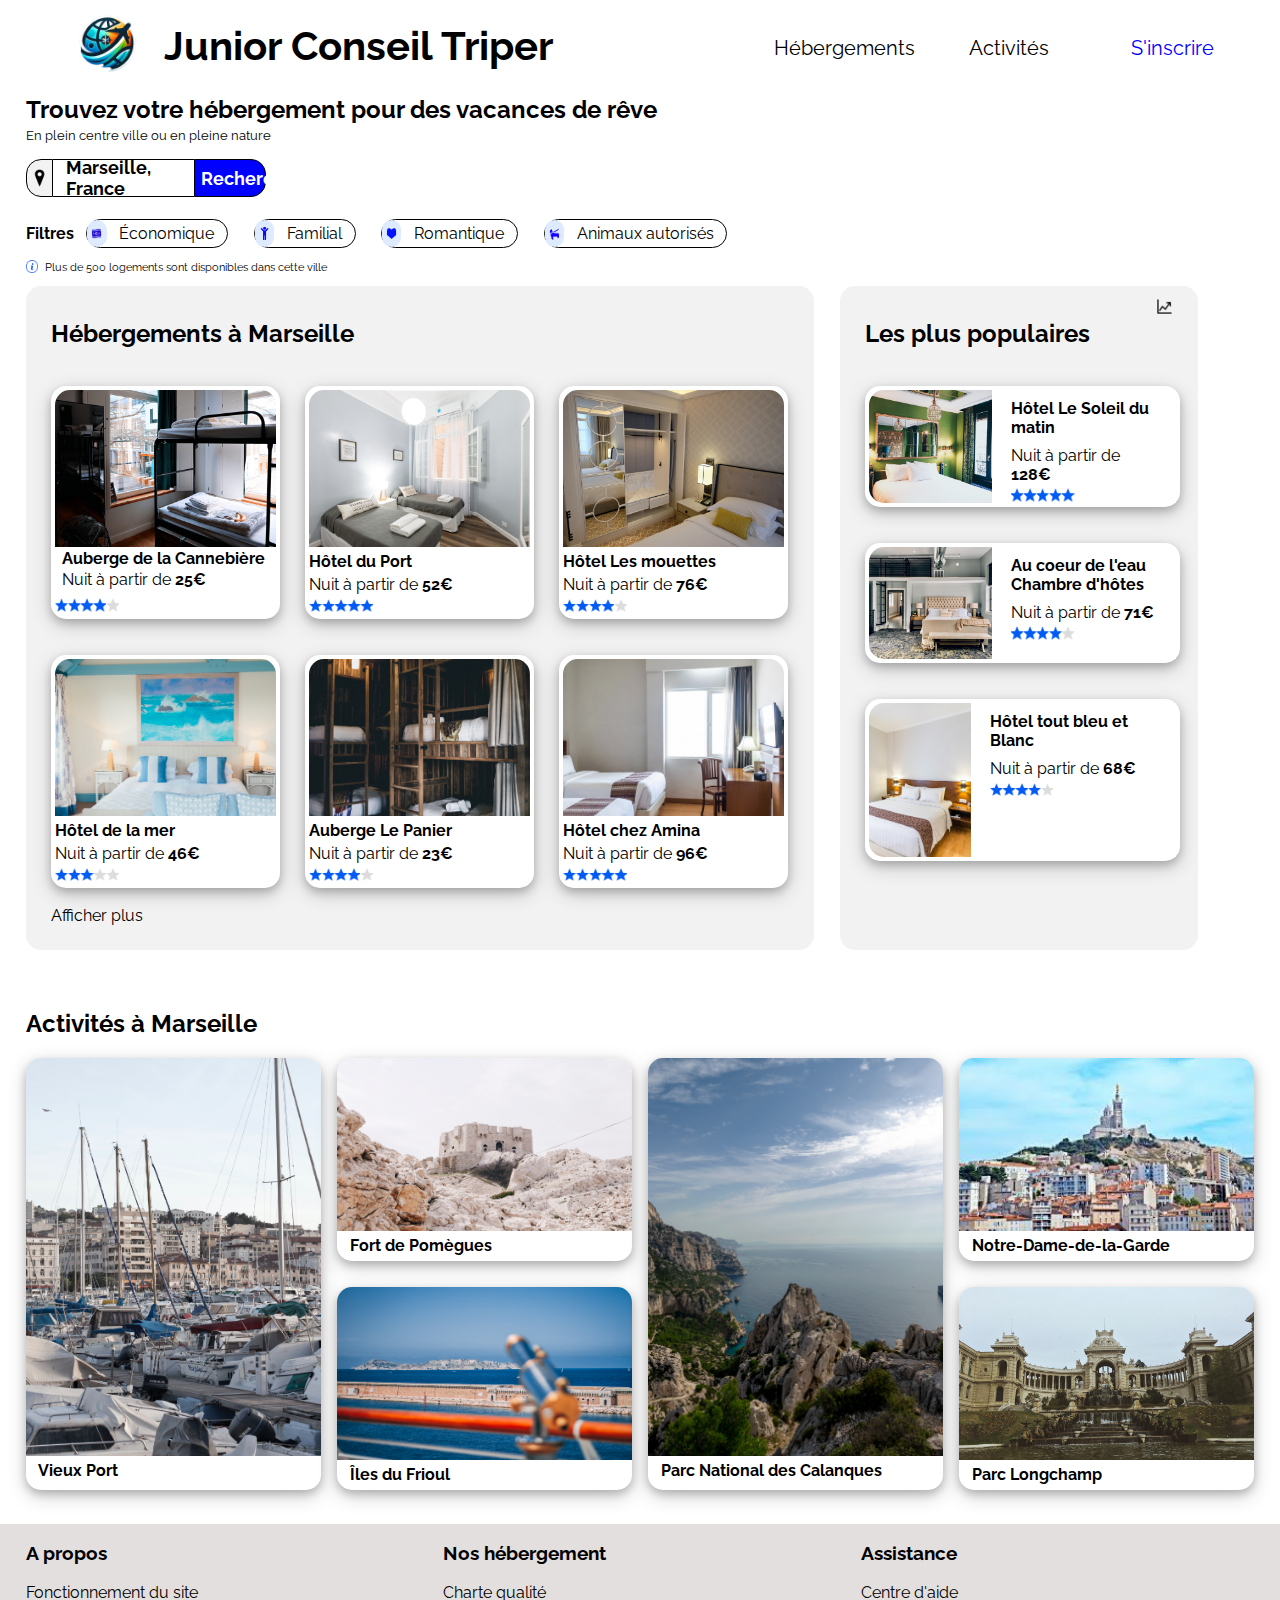
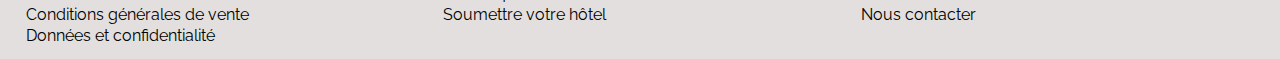
<file: index.html>
<!DOCTYPE html>
<html lang="en">
<head>
    <title>Junior Conseil Tripier</title>
    <link rel="stylesheet" href="style.css">
    <meta charset="UTF-8">
    <meta name="keywords" content="Website creation, site internet, agency, conception">
    <meta name="viewport" content="width=device-width, initial-scale=1.0">
</head>
<body>
    <div class="page">
        <nav class="navbar">
            <div class="header-left">
                <img class="inline" src="assets/logos/JCT.png" alt="logo">
                <h3 class="nav-title">Junior Conseil Triper</h3>
            </div>
            <div class="header-right">
                <a>Hébergements</a>
                <a href="#activity">Activités</a>
                <a id="register">S'inscrire</a>
            </div>
        </nav>
        <div class="search">
            <h4 id="dream-house">Trouvez votre hébergement pour des vacances de rêve</h4>
            <p id="dream-house-txt">En plein centre ville ou en pleine nature</p>
            <div class="search-bar">
                <div class="search-txt left-search">
                    <img src="assets/logos/map1.png" alt="small map logo">
                </div>
                <p class="search-txt middle-search">Marseille, France</p>
                <div class="search-txt right-search"><p>Rechercher</p></div>
            </div>
            <div class="filter">
                <div id="filter-title" class="inline">
                    <p><strong>Filtres</strong></p>
                </div>
                <div class="filter-choice">
                    <div class="filter-left">
                        <img class="inline filter-logo" src="assets/logos/bill.png" alt="small bill">
                    </div>
                    <p class="inline">Économique</p>
                </div>
                <div class="filter-choice">
                    <div class="filter-left">
                        <img class="filter-logo" src="assets/logos/homme-heureux.png" alt="bonhomme">
                    </div>
                    <p class="inline">Familial</p>
                </div>
                <div class="filter-choice">
                    <div class="filter-left">
                        <img src="assets/logos/heart.png" alt="heart" class="inline filter-logo">
                    </div>
                    <p class="inline">Romantique</p>
                </div>
                <div class="filter-choice">
                    <div class="filter-left">
                        <img src="assets/logos/dog.png" alt="dog" class="inline filter-logo">
                    </div>
                    <p class="inline">Animaux autorisés</p>
                </div>
            </div>
            <div class="info">
                <img src="assets/logos/info.png" alt="info-logo">
                <p>Plus de 500 logements sont disponibles dans cette ville</p>
            </div>    
        </div>
        <div class="king">
            <div id="c1" class="container1 prince">
                <div class="prince-title">
                    <h2>Hébergements à Marseille</h2>
                </div>
                <div class="container">
                    <a class="annonce" href="../error.html">
                        <img src="assets/hebergements/7.jpg" alt="appartment picture">
                        <div class="annonce-desc">
                            <h4 class="name">Auberge de la Cannebière</h4>
                            <p class="price">Nuit à partir de <strong>25€</strong></p>
                        </div>
                        <div class="reviews">
                            <img class="inline" src="assets/logos/star.png" alt="star">
                            <img class="inline" src="assets/logos/star.png" alt="star">
                            <img class="inline" src="assets/logos/star.png" alt="star">
                            <img class="inline" src="assets/logos/star.png" alt="star">
                            <img class="inline" src="./assets/logos/grey-star.png" alt="star">
                        </div>
                    </a>
                    <a class="annonce" href="../error.html">
                        <img src="./assets/hebergements/6.jpg" alt="appartment picture">
                        <h4 class="name">Hôtel du Port</h4>
                        <p class="price">Nuit à partir de <strong>52€</strong></p>
                        <div class="reviews">
                            <img class="inline" src="./assets/logos/star.png" alt="star">
                            <img class="inline" src="./assets/logos/star.png" alt="star">
                            <img class="inline" src="./assets/logos/star.png" alt="star">
                            <img class="inline" src="./assets/logos/star.png" alt="star">
                            <img class="inline" src="./assets/logos/star.png" alt="star">
                        </div>
                    </a>
                    <a class="annonce" href="../error.html">
                        <img src="./assets/hebergements/9.jpg" alt="appartment picture">
                        <h4 class="name">Hôtel Les mouettes</h4>
                        <p class="price">Nuit à partir de <strong>76€</strong></p>
                        <div class="reviews">
                            <img class="inline" src="./assets/logos/star.png" alt="star">
                            <img class="inline" src="./assets/logos/star.png" alt="star">
                            <img class="inline" src="./assets/logos/star.png" alt="star">
                            <img class="inline" src="./assets/logos/star.png" alt="star">
                            <img class="inline" src="./assets/logos/grey-star.png" alt="star">
                        </div>
                    </a>
                </div>
                <div class="container">
                    <a class="annonce" href="../error.html">
                        <img src="./assets/hebergements/1.jpg" alt="appartment picture">
                        <h4 class="name">Hôtel de la mer</h4>
                        <p class="price">Nuit à partir de <strong>46€</strong></p>
                        <div class="reviews">
                            <img class="inline" src="./assets/logos/star.png" alt="star">
                            <img class="inline" src="./assets/logos/star.png" alt="star">
                            <img class="inline" src="./assets/logos/star.png" alt="star">
                            <img class="inline" src="./assets/logos/grey-star.png" alt="star">
                            <img class="inline" src="../assets/logos/grey-star.png" alt="star">
                        </div>
                    </a>
                    <a class="annonce" href="../error.html">
                        <img src="./assets/hebergements/8.jpg" alt="appartment picture">
                        <h4 class="name">Auberge Le Panier</h4>
                        <p class="price">Nuit à partir de <strong>23€</strong></p>
                        <div class="reviews">
                            <img class="inline" src="./assets/logos/star.png" alt="star">
                            <img class="inline" src="./assets/logos/star.png" alt="star">
                            <img class="inline" src="./assets/logos/star.png" alt="star">
                            <img class="inline" src="./assets/logos/star.png" alt="star">
                            <img class="inline" src="./assets/logos/grey-star.png" alt="star">
                        </div>
                    </a>
                    <a class="annonce" href="../error.html">
                        <img src="./assets/hebergements/4.jpg" alt="appartment picture">
                        <h4 class="name">Hôtel chez Amina</h4>
                        <p class="price">Nuit à partir de <strong>96€</strong></p>
                        <div class="reviews">
                            <img class="inline" src="./assets/logos/star.png" alt="star">
                            <img class="inline" src="./assets/logos/star.png" alt="star">
                            <img class="inline" src="./assets/logos/star.png" alt="star">
                            <img class="inline" src="./assets/logos/star.png" alt="star">
                            <img class="inline" src="./assets/logos/star.png" alt="star">
                        </div>
                    </a>
                </div>
                <p>Afficher plus</p>
            </div>
            <div id="c2" class="container2 prince">
                <div class="c2-title">
                    <h2>Les plus populaires</h2>
                    <img src="./assets/logos/stats.png" alt="stats">
                    </div>
                <div class="right-box">
                    <a class="annonce" href="../error.html">
                        <img src="./assets/hebergements/3.jpg" alt="appartment picture">
                        <div class="annonce-content">
                            <h4 class="name">Hôtel Le Soleil du matin</h4>
                            <p class="price">Nuit à partir de <strong>128€</strong></p>
                            <div class="reviews">
                                <img class="inline" src="./assets/logos/star.png" alt="star">
                                <img class="inline" src="./assets/logos/star.png" alt="star">
                                <img class="inline" src="./assets/logos/star.png" alt="star">
                                <img class="inline" src="./assets/logos/star.png" alt="star">
                                <img class="inline" src="./assets/logos/star.png" alt="star">
                            </div>
                        </div>
                    </a>
                    <a class="annonce" href="../error.html">
                        <img src="./assets/hebergements/2.jpg" alt="appartment picture">
                        <div class="annonce-content">
                            <h4 class="name">Au coeur de l'eau<br>Chambre d'hôtes</h4>
                            <p class="price">Nuit à partir de <strong>71€</strong></p>
                            <div class="reviews">
                                <img class="inline" src="./assets/logos/star.png" alt="star">
                                <img class="inline" src="./assets/logos/star.png" alt="star">
                                <img class="inline" src="./assets/logos/star.png" alt="star">
                                <img class="inline" src="./assets/logos/star.png" alt="star">
                                <img class="inline" src="./assets/logos/grey-star.png" alt="star">
                            </div>
                        </div>
                    </a>
                    <a class="annonce" href="../error.html">
                        <img src="./assets/hebergements/5.jpg" alt="appartment picture">
                        <div class="annonce-content">
                            <h4 class="name">Hôtel tout bleu et Blanc</h4>
                            <p class="price">Nuit à partir de <strong>68€</strong></p>
                            <div class="reviews">
                                <img class="inline" src="./assets/logos/star.png" alt="star">
                                <img class="inline" src="./assets/logos/star.png" alt="star">
                                <img class="inline" src="./assets/logos/star.png" alt="star">
                                <img class="inline" src="./assets/logos/star.png" alt="star">
                                <img class="inline" src="./assets/logos/grey-star.png" alt="star">
                            </div>
                        </div>
                    </a>
                </div>
            </div>    
        </div>
        <div id="activity" class="container3">
            <div class="prince-title">
                <h2>Activités à Marseille</h2>
            </div>
            <div class="container child">
                <a class="activity" href="../error.html">
                    <img src="./assets/activites/5.jpg" alt="vieux port picture">
                    <h4 class="activity-name">Vieux Port</h4>
                </a>
                <div class="duo">
                    <a class="semi-activity" href="../error.html">
                        <img src="./assets/activites/4.jpg" alt="fort de pomegue picture">
                        <h4 class="activity-name">Fort de Pomègues</h4>
                    </a>
                    <a class="semi-activity" href="../error.html">
                        <img src="./assets/activites/1.jpg" alt="iles du frioul picture">
                        <h4 class="activity-name">Îles du Frioul</h4>
                    </a>
                </div>
                <a class="activity" href="../error.html">
                    <img src="./assets/activites/2.jpg" alt="parc national des calanques picture">
                    <h4 class="activity-name">Parc National des Calanques</h4>
                </a>
                <div class="duo">
                    <a class="semi-activity" href="../error.html">
                        <img src="./assets/activites/6.jpeg" alt="Notre dame de la garde picutre">
                        <h4 class="activity-name">Notre-Dame-de-la-Garde</h4>
                    </a>
                    <a class="semi-activity" href="../error.html">
                        <img src="./assets/activites/3.jpg" alt="parc picture">
                        <h4 class="activity-name">Parc Longchamp</h4>
                    </a>
                </div>
            </div>
        </div>
    </div>
    <footer>
        <div>
            <h3>A propos</h3>
            <div>
                <p>Fonctionnement du site</p>
                <p>Conditions générales de vente</p>
                <p>Données et confidentialité</p>
            </div>
        </div>
        <div>
            <h3>Nos hébergement</h3>
            <div>
                <p>Charte qualité</p>
                <p>Soumettre votre hôtel</p>
            </div>
        </div>
        <div>
            <h3>Assistance</h3>
            <div>
                <p>Centre d'aide</p>
                <p>Nous contacter</p>
            </div>
        </div>
    </footer>
</body>
</file>
<file: style.css>
@font-face {
    font-family: "Raleway";
    src: url(font/Raleway-VariableFont_wght.ttf);
}

body {
    margin: 0;
    padding: 0;
    font-family: "Raleway", sans-serif;
}

.page {
    margin: 0;
    padding: 0 2vw;
}

p {
    margin: 0;
}
/* 
div {
    border: 1px solid black;
} */

img {
    width: 100%;
    height: 100%;
    display: block;
    object-fit: cover;
}

.navbar {
    display: flex;
    height: 10vh;
    width: 100ww;
}

a {
    text-decoration: none;
}

.nav-title {
    display: inline-block;
    margin: auto 0;
    font-size: 2.5em;
}

.header-left > img {
    padding-left: 2vw;
    height: 12.5vh;
    width: auto;
    /*border: 1px solid red;*/
}

.header-left {
    display: inline-flex;
    width: 60%;
    height: 100%;
}

.header-right {
    display: inline-flex;
    width: 40%;
    justify-content: center;
}

.header-right > a {
    height: 100%;
    width: 100%;
    text-align: center;
    font-size: 1.25em;
    margin: 4vh auto;
    vertical-align: center;
    color: black;
}


.header-right > a:hover {
    height: 100%;
    font-size: 1.25em;
    margin: 0 auto;
    padding: 4vh 0;
    vertical-align: center;
    border-top: 2px solid blue;
    color: blue;
}

.inline {
    display: inline-block;
}

#register {
    color: blue;
}

#dream-house {
    margin: 0.5vh 0;
    font-size: 1.5em;
}

#dream-house-txt {
    margin: 0.4vh 0 0.8vh 0;
    font-size: 0.8em;
}

.search-bar {
    display: flex;
    padding: 0;
    margin: 0;
}

.search-txt {
    height: 4vh;
    margin: 1vh 0;
    font-size: 1.1em;
    border: 1px solid black;
}

.left-search {
    background-color: #f2f2f2;
    border-bottom-left-radius: 15px;
    border-top-left-radius: 15px;
    width: 2vw;
    text-align: center;
}

.left-search > img {
    height: 100%;
}

.middle-search {
    width: 10vw;
    padding-left: 1vw;
    display: flex;
    align-items: center;
    border-left: none;
    border-right: none;
    font-weight: bold;
}

.right-search {
    border-top-right-radius: 15px;
    border-bottom-right-radius: 15px;
    display: flex;
    width: 5vw;
    padding-left: 0.5vw;
    text-align: center;
    align-items: center;
    background-color: blue;
    color: white;
    font-weight: bold;
}

.filter-choice {
    margin: auto 1vw;
    border: 1px solid black;
    border-radius: 15px;
    display: inline-flex;
    height: 3vh;
}

.filter-choice > p {
    margin: auto 1vw;
}

.filter-logo {
    width: 1.5vw;
    transform: scale(0.5, 0.5);
    background-color: #deebff;
    border-radius: 15px;
}

.filter {
    padding: auto 0;
    height: 6vh;
    display: flex;
    align-items: center;
}

.filter-left {
    background-color: #deebff;
    border-radius: 15px;

}

.info {
    display: flex;
}

.info > p {
    display: inline-block;
    font-size: 0.7em;;
    height: 1vw;
}
.info > img {
    margin-right: 0.5vw;
    max-width: 1vw;
    display: inline-block;
}

.king {
    display: flex;
    padding-top: 1.5vh;
    width: 100%;
}

.prince {
    padding: 0 3vw;
}

.container {
    padding-left: 0;
    display: flex;
    width: 100%;
    justify-content: space-between;
}

.container1 {
    height: 71vh;
    background-color: #f2f2f2;
    width: 60%;
    border-radius: 15px;
    padding: 1% 2vw;
}

.container2 {
    height: 71vh;
    background-color: #f2f2f2;
    border-radius: 15px;
    display: inline-block;
    margin-left: 2vw;
    width: 25%;
    padding: 1% 2vw;
}

.c2-title {
    display: flex;
    justify-content: space-between;
}

.c2-title > img {
    height: 5%;
    max-width: 5%;
}

.c2-title > h2, .c2-title > img {
    display: inline-flex;
    align-items: center;
}
.annonce {
    border: 4px solid white;
    background-color: white;
    height: 25vh;
    width: 30%;
    border-radius: 15px;
    margin: 2vh 0;
    box-shadow: 0 4px 8px 0 rgba(0, 0, 0, 0.2), 0 6px 20px 0 rgba(0, 0, 0, 0.19);
    color: black;
    text-decoration: none;
}

.annonce > h4 {
    margin: 0.5vh auto 0.5vh 0; 
}

.annonce > img {
    height: 70%;
    width: 100%;
    border-radius: inherit;
    border-bottom-left-radius: 0;
    border-bottom-right-radius: 0;
}

.annonce-desc {
    height: 20%;
    margin: 0;
    padding: 0 3%;
}

.annonce-desc > .name {
    margin: 0.2vh auto;
}

.annonce:hover > img {
    opacity: 0.7;
}

.right-box {
    display: flex;
    flex-direction: column;
    height: 80%;
}

.right-box > .annonce {
    border: 4px solid white;
    background-color: white;
    height: 30%;
    width: 100%;
    border-radius: 15px;
    margin: 2vh 0;
    display: flex;
}

.right-box > .annonce > img {
    display: inline-block;
    height: 100%;
    width: 40%;
    border-radius: inherit;
    border-top-right-radius: 0;
    border-bottom-right-radius: 0;
}

.annonce-content {
    width: 80%;
    background-color: inherit;
    display: inline-block;
    padding: 0vh 6%;
}

.annonce-content > h4 {
    margin: 1vh auto 1vh 0;
}

.annonce-content > .reviews {
    margin-bottom: 0;
}

.reviews {
    margin: 0.5vh 0;
    height: 1.5vh;
    display: flex;
}

.reviews > img {
    display: inline-block;
    height: 100%;
    max-width: 1vw;
}

.container3 {
    height: 55vh;
    padding: 1% 0;
    justify-content: space-between; 
    margin: 3vh 0;  
}

.child {
    height: 48vh;
    display: flex;
    justify-content: space-between;
}

.container3 > div > a, .container3 > div > div {
    width: 24%;
}

.activity {
    text-decoration: none;
    color: black;
    border: none;
    background-color: white;
    height: 100%;
    border-radius: 15px;
    box-shadow: 0 4px 8px 0 rgba(0, 0, 0, 0.2), 0 6px 20px 0 rgba(0, 0, 0, 0.19);
}

.activity > img {
    height: 92%;
    width: 100%;
    border-top-right-radius: 15px;
    border-top-left-radius: 15px;
}

.activity-name {
    font-size: 1em;
    margin: 0.6vh auto 0.4vh 1vw;
}

.duo {
    height: 100%;
    display: flex;
    flex-direction: column;
    justify-content: space-between;
}

.semi-activity {
    background-color: white;
    width: 100%;
    height: 47%;
    border-radius: 15px;
    display: block;
    box-shadow: 0 4px 8px 0 rgba(0, 0, 0, 0.2), 0 6px 20px 0 rgba(0, 0, 0, 0.19);
    text-decoration: none;
    color: black;
}

.semi-activity > img {
    width: 100%;
    height: 85%;
    border-top-right-radius: 15px;
    border-top-left-radius: 15px;
}

.activity:hover > img {
    opacity: 0.7;
}

.semi-activity:hover > img {
    opacity: 0.7;
}

footer {
    height: 15vh;
    display: flex;
    background-color: #e3dfde;
    padding-left: 2vw;

    @media (max-width: 650px) {
        flex-direction: column;
        width: 100%;
        background-color: #e3dfde;
        height: auto;
        padding: 4%;
    }
}

footer > div {
    width: 33.3%;
    @media (max-width: 650px) {
        width: 100%;
    }
}

footer > h3 {
    font-weight: bold;
}

footer > div > div > p {
    margin: 0.3vh 0;
}

#error-img {
    width: 15%;
    max-height: 30vh;
    text-align: center;
}

/* mobile changes */

@media (max-width: 650px) {
    .page {
        padding: 0;
    }
    .nav-title {
        display: none;
    }
    .navbar {
        display: block;
        height: auto;
    }
    .header-left {
        /* position: fixed;
        top: 10vh; */
        width: 35vw;
        height: 10vh;
        display: block;
    }
    #register {
        /* position: fixed;
        float: right; */
        display: none;
    }
    .header-right {
        display: inline-flex;
        /* margin: auto -2vw; */
        height: auto;
        width: 100%;
    }
    .header-right > a {
        height: 90%;
        width: 100%;
        text-align: center;
        font-size: 1.1em;
        margin: 0 auto;
        padding: 1.5vh 0;
        vertical-align: center;
        color: black;
        border-bottom: 2.5px solid lightgray;
        border-top: none;
    }
    .header-right > a:hover {
        height: 90%;
        font-size: 1.1em;
        margin: 0 auto;
        padding: 1.5vh 0;
        vertical-align: center;
        border-bottom: 2.5px solid blue;
        border-top: none;
        color: blue;
    }
    .search {
        padding: 2vh 4vw;
    }
    #dream-house-txt {
        margin: 1vh auto;
        font-size: 1em;
    }
    .search-bar {
        width: 100%;
        height: 7vh;
        border-color: #f2f2f2;
        margin: 3vh auto;
    }
    .left-search {
        height: 80%;
        align-items: center;
        width: 18vw;
        border-color: inherit;
    }
    .middle-search {
        height: 80%;
        padding-left: 5vw;
        align-items: center;
        width: 100%;
        border-color: inherit;
    }
    .right-search {
        width: 18vw;
        /* padding: auto 5vw; */
        height: 80%;
        align-items: center;
        border-color: inherit;
        float: right;
    }
    .right-search > p {
        content: url(assets/logos/search.png);
        width: 55%;
        margin: auto;
    }
    .filter {
        flex-wrap: wrap;
        height: auto;
    }
    #filter-title {
        display: block;
        width: 100%;
        margin: 0vh auto 1vh auto;
        font-size: 1.3em;
    }
    .filter-choice {
        font-size: 1em;
        border-color: #d9d9d9;
        height: 5vh;
        font-weight: bold;
        border-radius: 30px;
        border-width: 2.5px;
        margin: 1vh 2vw;
    }
    .filter-choice > p {
        display: block;
        white-space: nowrap;
        margin: auto 1.5vw;
    }
    .filter-left {
        width: 30%;
    }
    .filter-left > img {
        width: 100%;
        overflow: hidden;
    }
    .info {
        margin: 1vh auto;
        font-size: 1.7em;
        display: flex;
        width: 100%;
    }
    .info > img {
        height: 3vh;
        max-width: 7.5%;
        display: inline-block;
        margin-right: 2vw;
    }
    .info > p {
        display: inline-block;
    }
    .king {
        display: flex;
        flex-flow: column;
    }
    #c1{
        order: 2;
        display: flex;
        flex-direction: column;
        width: 100%;
        height: auto;
        background-color: white;
        /* padding: auto 8vw; */
    }
    .container1 {
        padding: 2vh 4vw;
    }
    .container1 > .container {
        display: flex;
        flex-direction: column;
    }
    .c2-title {
        max-width: 100%;
        display: flex;
        justify-content: space-between;
    }
    #c2{
        width: 100%;
        border-radius: 0;
        margin: 0;
        order: 1;
        padding: 4%;
        padding-bottom: 2vh;
    }
    .annonce {
        width: 100%;
    }
    .reviews {
        width: 100%;
        height: 1.7vh;
    }
    .reviews > img {
        display: inline-block;
        height: 100%;
        max-width: 4.5vw;
    }
    .container3 > .container {
        display: flex;
        flex-direction: column;
    }
    .container3 {
        height: 140vh;
        padding: 1vh 4vw
    }
    #activity {
        height: none;
    }
    .activity, .duo, .container3 > div > a, .container3 > div > div {
        width: 100%;
    }
    .activity, .semi-activity {
        margin: 1vh 0;
        width: 100%;
        height: 20vh;
    }
    .activity > img, .semi-activity > img {
        height: 75%;
    }
    .activity-name {
        margin: 1vh 1vw;
    }
}
</file>
